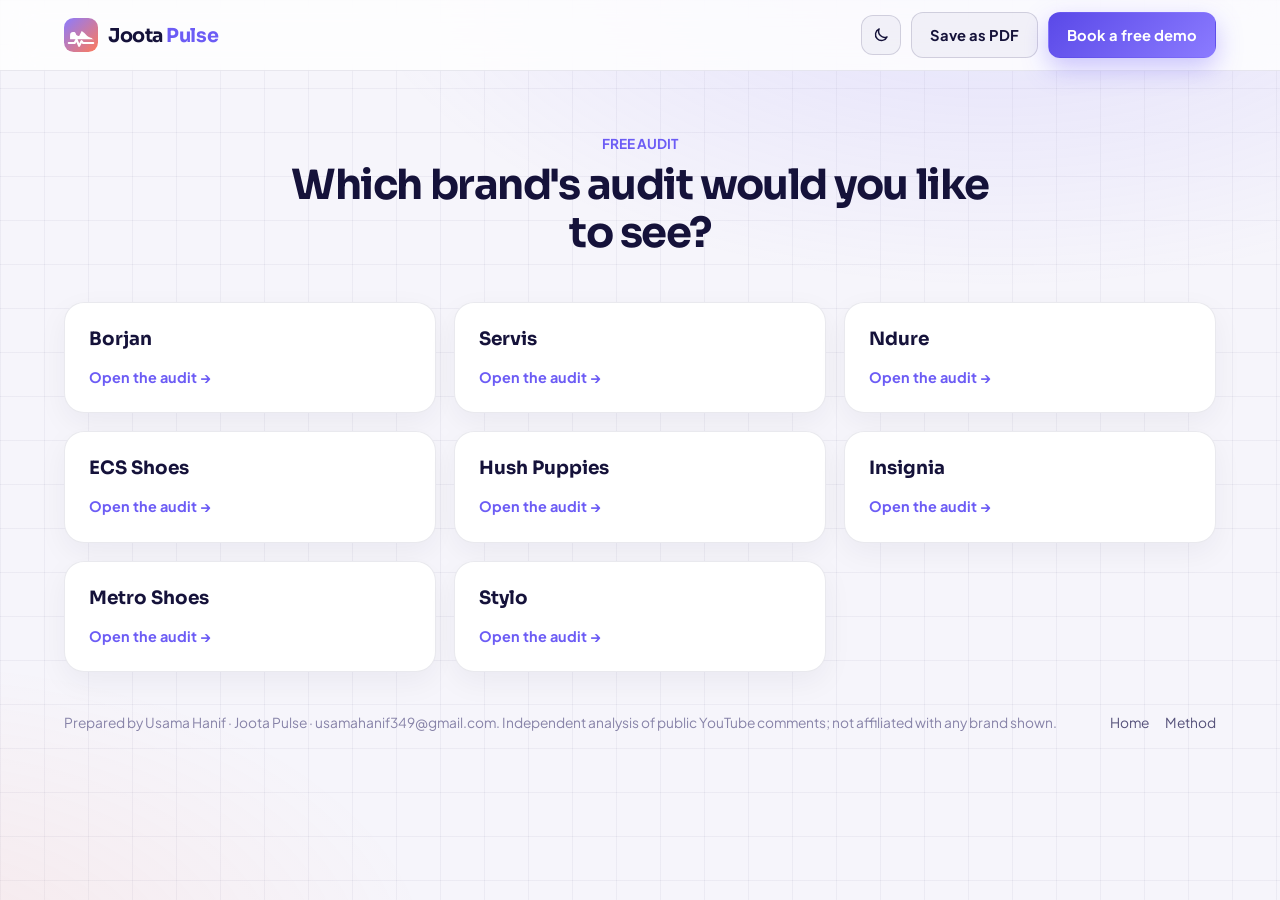
<file: web/audit.html>
<!doctype html>
<html lang="en" data-theme="dark">
<head>
<meta charset="utf-8">
<meta name="viewport" content="width=device-width, initial-scale=1">
<title>YouTube audience audit · Joota Pulse</title>
<meta name="description" content="A free YouTube audience audit for a Pakistani footwear brand: the buyers waiting for a reply, how the brand compares and what to do this week.">
<meta property="og:title" content="Your free YouTube audience audit · Joota Pulse">
<meta property="og:description" content="The buyers asking about your shoes on YouTube, how you compare with every other brand we track, and 3 things to do this week.">
<meta property="og:image" content="https://joota-pulse.vercel.app/og.jpg">
<meta property="og:image:width" content="2400">
<meta property="og:image:height" content="1254">
<meta property="og:type" content="website">
<meta property="og:site_name" content="Joota Pulse">
<meta name="twitter:card" content="summary_large_image">
<meta name="theme-color" content="#0B0A1A">
<link rel="icon" href="data:image/svg+xml,%3Csvg xmlns='http://www.w3.org/2000/svg' viewBox='0 0 64 64'%3E%3Cdefs%3E%3ClinearGradient id='g' x1='0' y1='0' x2='1' y2='1'%3E%3Cstop offset='0' stop-color='%238B7BFF'/%3E%3Cstop offset='1' stop-color='%23FF7A59'/%3E%3C/linearGradient%3E%3C/defs%3E%3Crect width='64' height='64' rx='18' fill='url%28%23g%29'/%3E%3Cg transform='translate%286 7%29 scale%282.17%29'%3E%3Cpath d='M2.5 15.3v-3.8c0-1.4 1.1-2.5 2.5-2.5h.7c.9 0 1.6.6 1.8 1.4.3 1.1 1.3 1.9 2.5 1.9h.4L12.6 8l2.3 1.8 2.5 2.6c.8.8 1.9 1.3 3 1.5 1.3.2 2.1 1.3 2.1 2.6v-1.2z' fill='white'/%3E%3C/g%3E%3Cpath d='M9 47h11l3.5-6.5 5 12 4.5-9 2.5 3.5H55' fill='none' stroke='white' stroke-width='4' stroke-linecap='round' stroke-linejoin='round'/%3E%3C/svg%3E">
<script>try{var t=JSON.parse(localStorage.getItem("jp_theme"));if(t)document.documentElement.setAttribute("data-theme",t);else if(matchMedia("(prefers-color-scheme: light)").matches)document.documentElement.setAttribute("data-theme","light")}catch(e){}</script>
<link rel="preconnect" href="https://fonts.googleapis.com">
<link rel="preconnect" href="https://fonts.gstatic.com" crossorigin>
<link href="https://fonts.googleapis.com/css2?family=Sora:wght@500;600;700;800&family=Plus+Jakarta+Sans:wght@400;500;600;700&display=swap" rel="stylesheet">
<link rel="stylesheet" href="styles.css">
</head>
<body class="audit-page">
<svg width="0" height="0" style="position:absolute" aria-hidden="true"><defs><linearGradient id="lg" x1="0" y1="0" x2="1" y2="1"><stop offset="0" stop-color="#8B7BFF"/><stop offset="1" stop-color="#FF7A59"/></linearGradient></defs></svg>
<header class="lp-nav">
  <div class="lp">
    <a class="logo" href="./" aria-label="Joota Pulse home">
      <svg viewBox="0 0 64 64" aria-hidden="true"><rect width="64" height="64" rx="18" fill="url(#lg)"/><g transform="translate(6 7) scale(2.17)"><path d="M2.5 15.3v-3.8c0-1.4 1.1-2.5 2.5-2.5h.7c.9 0 1.6.6 1.8 1.4.3 1.1 1.3 1.9 2.5 1.9h.4L12.6 8l2.3 1.8 2.5 2.6c.8.8 1.9 1.3 3 1.5 1.3.2 2.1 1.3 2.1 2.6v-1.2z" fill="#fff"/></g><path d="M9 47h11l3.5-6.5 5 12 4.5-9 2.5 3.5H55" fill="none" stroke="#fff" stroke-width="4" stroke-linecap="round" stroke-linejoin="round"/></svg>
      <span>Joota<b>Pulse</b></span>
    </a>
    <div class="right">
      <button class="icon-btn no-print" id="theme" type="button" aria-label="Switch theme"></button>
      <button class="btn ghost no-print hide-sm" id="print" type="button">Save as PDF</button>
      <a class="btn primary no-print" data-audit href="#">Book a free demo</a>
    </div>
  </div>
</header>
<main id="audit" class="lp"><div class="skel" style="height:420px;margin-top:40px"></div></main>
<footer class="lp-foot"><div class="lp">
  <span>Prepared by Usama Hanif · Joota Pulse · usamahanif349@gmail.com. Independent analysis of public YouTube comments; not affiliated with any brand shown.</span>
  <span><a href="./">Home</a><a href="app.html#how">Method</a></span>
</div></footer>
<script src="audit.js"></script>
</body>
</html>
</file>
<file: web/styles.css>
/* Joota Pulse design system: shared by the landing page (index.html) and the app (app.html). */
:root {
  --bg: #0D0B1F;
  --bg-glow-1: rgba(123, 108, 255, .20);
  --bg-glow-2: rgba(255, 122, 89, .10);
  --grid: rgba(255, 255, 255, .035);
  --panel: #16143A;
  --panel-2: #1E1B48;
  --s1: rgba(255, 255, 255, .035);
  --s2: rgba(255, 255, 255, .06);
  --s3: rgba(255, 255, 255, .1);
  --line: rgba(255, 255, 255, .08);
  --line-2: rgba(255, 255, 255, .14);
  --text: #F4F2FF;
  --muted: #ABA6D1;
  --dim: #7C77A6;
  --violet: #8B7BFF;
  --violet-2: #6C5CF5;
  --violet-soft: rgba(139, 123, 255, .16);
  --coral: #FF8A5B;
  --coral-soft: rgba(255, 138, 91, .15);
  --mint: #3DD9A4;
  --mint-soft: rgba(61, 217, 164, .14);
  --rose: #FF5C7A;
  --rose-soft: rgba(255, 92, 122, .15);
  --gold: #FFC75A;
  --gold-soft: rgba(255, 199, 90, .14);
  --shadow: 0 24px 60px rgba(8, 4, 40, .45);
  --side: rgba(13, 11, 31, .72);
  --r-xl: 28px; --r-lg: 20px; --r-md: 14px;
  --display: "Sora", "Segoe UI", sans-serif;
  --body: "Plus Jakarta Sans", "Segoe UI", sans-serif;
  color-scheme: dark;
}
:root[data-theme="light"] {
  --bg: #F6F5FB;
  --bg-glow-1: rgba(123, 108, 255, .16);
  --bg-glow-2: rgba(255, 122, 89, .10);
  --grid: rgba(20, 16, 70, .045);
  --panel: #FFFFFF;
  --panel-2: #FFFFFF;
  --s1: #FFFFFF;
  --s2: rgba(20, 16, 70, .04);
  --s3: rgba(20, 16, 70, .07);
  --line: rgba(20, 16, 70, .09);
  --line-2: rgba(20, 16, 70, .15);
  --text: #15123A;
  --muted: #55517A;
  --dim: #8783A8;
  --violet: #6C5CF5;
  --violet-2: #5A49E8;
  --violet-soft: rgba(108, 92, 245, .1);
  --coral: #E8602F;
  --coral-soft: rgba(232, 96, 47, .1);
  --mint: #0E9F6E;
  --mint-soft: rgba(14, 159, 110, .1);
  --rose: #D92D50;
  --rose-soft: rgba(217, 45, 80, .09);
  --gold: #B7791F;
  --gold-soft: rgba(183, 121, 31, .1);
  --shadow: 0 18px 50px rgba(40, 30, 120, .12);
  --side: rgba(255, 255, 255, .8);
  color-scheme: light;
}
* { box-sizing: border-box; margin: 0; padding: 0; }
html { scroll-behavior: smooth; }
html, body { overflow-x: clip; }
[hidden] { display: none !important; }
body { background: var(--bg); color: var(--text); font: 400 15px/1.55 var(--body); -webkit-font-smoothing: antialiased; min-height: 100vh; position: relative; }
body::before { content: ""; position: fixed; inset: 0; z-index: -1; pointer-events: none;
  background: radial-gradient(1100px 600px at 78% -8%, var(--bg-glow-1), transparent 60%),
              radial-gradient(900px 520px at -8% 108%, var(--bg-glow-2), transparent 60%),
              linear-gradient(var(--grid) 1px, transparent 1px) 0 0 / 44px 44px,
              linear-gradient(90deg, var(--grid) 1px, transparent 1px) 0 0 / 44px 44px; }
a { color: inherit; }
button, input, select { font: inherit; color: inherit; }
:focus-visible { outline: 2px solid var(--violet); outline-offset: 3px; border-radius: 8px; }
.sr { position: absolute; width: 1px; height: 1px; overflow: hidden; clip: rect(0 0 0 0); }
@media (prefers-reduced-motion: reduce) { *, *::before, *::after { animation: none !important; transition: none !important; } html { scroll-behavior: auto; } }

/* ---------- shared pieces ---------- */
.logo { display: inline-flex; align-items: center; gap: 10px; text-decoration: none; }
.logo svg { width: 34px; height: 34px; flex: none; }
.logo span { font: 700 1.2rem var(--display); letter-spacing: -.02em; }
.logo b { color: var(--violet); font-weight: 700; margin-left: 3px; }
.btn { display: inline-flex; align-items: center; justify-content: center; gap: 8px; border-radius: 12px; padding: 11px 18px; font-weight: 700;
  font-size: .92rem; text-decoration: none; cursor: pointer; border: 1px solid transparent; transition: transform .15s, box-shadow .15s, background .15s; white-space: nowrap; }
.btn:hover { transform: translateY(-1px); }
.btn.primary { background: linear-gradient(135deg, var(--violet-2), #8B7BFF); color: #fff; box-shadow: 0 10px 26px rgba(108, 92, 245, .35); }
.btn.coral { background: linear-gradient(135deg, #FF6F4A, #FFA474); color: #1A0F08; box-shadow: 0 10px 26px rgba(255, 122, 89, .3); }
.btn.ghost { background: var(--s2); border-color: var(--line-2); color: var(--text); }
.btn.sm { padding: 7px 12px; font-size: .82rem; border-radius: 10px; }
.btn.lg { padding: 15px 24px; font-size: 1rem; border-radius: 14px; }
.icon-btn { width: 40px; height: 40px; border-radius: 12px; display: grid; place-items: center; background: var(--s2); border: 1px solid var(--line-2); cursor: pointer; }
.icon-btn svg { width: 18px; height: 18px; }
.tag { display: inline-flex; align-items: center; gap: 5px; font-size: .72rem; font-weight: 700; padding: 3px 9px; border-radius: 999px; white-space: nowrap; }
.tag.hot { background: var(--coral-soft); color: var(--coral); }
.tag.bad { background: var(--rose-soft); color: var(--rose); }
.tag.warm { background: var(--gold-soft); color: var(--gold); }
.tag.cool { background: var(--violet-soft); color: var(--violet); }
.tag.ok { background: var(--mint-soft); color: var(--mint); }
.tag.grey { background: var(--s3); color: var(--muted); }
.tag.new { background: linear-gradient(135deg, #FF6F4A, #FFA474); color: #1A0F08; }
.av { width: 38px; height: 38px; border-radius: 12px; display: grid; place-items: center; font: 700 .85rem var(--display); color: #fff; flex: none; }
.av.round { border-radius: 50%; }
.note { color: var(--dim); font-size: .84rem; }
.fade { animation: fade .35s ease-out; }
@keyframes fade { from { opacity: 0; transform: translateY(6px); } }
.live-dot { width: 8px; height: 8px; border-radius: 50%; background: var(--mint); animation: ping 2s infinite; flex: none; }
@keyframes ping { 0% { box-shadow: 0 0 0 0 rgba(61, 217, 164, .55); } 70% { box-shadow: 0 0 0 8px rgba(61, 217, 164, 0); } 100% { box-shadow: 0 0 0 0 rgba(61, 217, 164, 0); } }
.toast { position: fixed; left: 50%; bottom: 26px; transform: translate(-50%, 30px); opacity: 0; background: var(--text); color: var(--bg);
  font-weight: 700; padding: 10px 18px; border-radius: 12px; transition: all .25s; pointer-events: none; z-index: 60; }
.toast.on { opacity: 1; transform: translate(-50%, 0); }

/* =================================================================== APP */
.shell { display: grid; grid-template-columns: 252px 1fr; min-height: 100vh; }
.side { position: sticky; top: 0; height: 100vh; padding: 22px 16px; display: flex; flex-direction: column; gap: 24px;
  background: var(--side); border-right: 1px solid var(--line); backdrop-filter: blur(16px); }
.side .logo { padding: 4px 8px; }
#nav { display: flex; flex-direction: column; gap: 2px; }
#nav .grp { color: var(--dim); font-size: .74rem; font-weight: 600; padding: 14px 12px 6px; }
#nav a { display: flex; align-items: center; gap: 12px; padding: 10px 12px; border-radius: 12px; color: var(--muted);
  text-decoration: none; font-weight: 600; font-size: .93rem; transition: background .15s, color .15s; }
#nav a svg { width: 19px; height: 19px; flex: none; }
#nav a:hover { background: var(--s2); color: var(--text); }
#nav a.on { background: linear-gradient(90deg, var(--violet-soft), transparent); color: var(--text); box-shadow: inset 2px 0 0 var(--violet); }
#nav a .cnt { margin-left: auto; background: var(--coral); color: #1A0F08; font-size: .72rem; font-weight: 800; padding: 1px 8px; border-radius: 999px; }
.side-foot { margin-top: auto; padding: 14px; border: 1px solid var(--line); border-radius: var(--r-md); background: var(--s1); }
.src { display: flex; align-items: center; gap: 8px; font-weight: 700; font-size: .86rem; }
.src-sub { color: var(--dim); font-size: .78rem; margin-top: 4px; }
.side-foot a { display: block; margin-top: 10px; font-size: .8rem; color: var(--violet); text-decoration: none; font-weight: 600; }

.main { min-width: 0; }
.topbar { position: sticky; top: 0; z-index: 30; display: flex; justify-content: space-between; align-items: center; gap: 12px;
  padding: 14px 32px; background: var(--side); backdrop-filter: blur(16px); border-bottom: 1px solid var(--line); }
.top-left { display: flex; align-items: center; gap: 10px; min-width: 0; }
.top-logo { display: none; }
.ws { display: flex; align-items: center; gap: 10px; background: var(--panel); border: 1px solid var(--line-2); border-radius: 999px; padding: 5px 8px 5px 6px; min-width: 0; }
.ws-av { width: 28px; height: 28px; border-radius: 50%; display: grid; place-items: center; font: 700 .8rem var(--display);
  background: linear-gradient(135deg, var(--violet), var(--coral)); color: #fff; flex: none; }
.ws select { background: transparent; border: 0; font-weight: 700; padding-right: 4px; cursor: pointer; min-width: 0; max-width: 260px; }
.ws select option { background: var(--panel); color: var(--text); }
.top-actions { display: flex; gap: 10px; align-items: center; }
.assume { position: absolute; right: 32px; top: 66px; width: 300px; background: var(--panel-2); border: 1px solid var(--line-2);
  border-radius: var(--r-md); padding: 16px; display: grid; gap: 12px; box-shadow: var(--shadow); }
.assume[hidden] { display: none; }
.assume label { display: grid; gap: 6px; font-size: .82rem; color: var(--muted); font-weight: 600; }
.assume input { background: var(--bg); border: 1px solid var(--line-2); border-radius: 10px; padding: 8px 10px; }
.assume p { color: var(--dim); font-size: .78rem; }

#view { padding: 28px 32px 70px; max-width: 1340px; outline: none; }
.page-h { display: flex; justify-content: space-between; align-items: flex-end; gap: 16px; flex-wrap: wrap; margin-bottom: 22px; }
.page-h h1 { font: 700 2rem/1.15 var(--display); letter-spacing: -.03em; }
.page-h p { color: var(--muted); margin-top: 6px; max-width: 64ch; }

.grid { display: grid; grid-template-columns: repeat(12, minmax(0, 1fr)); gap: 18px; }
.s12 { grid-column: span 12; } .s8 { grid-column: span 8; } .s7 { grid-column: span 7; } .s6 { grid-column: span 6; }
.s5 { grid-column: span 5; } .s4 { grid-column: span 4; } .s3 { grid-column: span 3; }
.panel { background: var(--s1); border: 1px solid var(--line); border-radius: var(--r-lg); padding: 22px; min-width: 0; box-shadow: var(--shadow-sm, none); }
:root[data-theme="light"] .panel, :root[data-theme="light"] .stat, :root[data-theme="light"] .tile, :root[data-theme="light"] .camp-card { box-shadow: 0 1px 2px rgba(20, 16, 70, .05); }
.panel-h { display: flex; justify-content: space-between; align-items: center; gap: 12px; margin-bottom: 16px; }
.panel-h h2 { font: 600 1.05rem var(--display); letter-spacing: -.01em; }
.panel-h span, .panel-h a.more { color: var(--dim); font-size: .83rem; text-decoration: none; }
.panel-h a.more:hover { color: var(--text); }

/* hero (always dark: it's the product's signature card) */
.hero { position: relative; overflow: hidden; border-radius: var(--r-xl); padding: 34px 36px 28px; color: #F4F2FF;
  background: radial-gradient(600px 300px at 92% 0%, rgba(255, 122, 89, .32), transparent 70%),
              radial-gradient(700px 380px at 0% 100%, rgba(108, 92, 245, .55), transparent 70%), #1A1646;
  border: 1px solid rgba(139, 123, 255, .35); box-shadow: 0 30px 80px rgba(16, 10, 60, .45); }
.hero .kicker { display: inline-flex; align-items: center; gap: 8px; font-weight: 700; font-size: .85rem; color: #FFD3C2;
  background: rgba(255, 122, 89, .14); border: 1px solid rgba(255, 122, 89, .35); padding: 5px 12px; border-radius: 999px; }
.hero .money { font: 800 clamp(3rem, 7vw, 5.4rem)/1 var(--display); letter-spacing: -.045em; margin-top: 18px;
  background: linear-gradient(92deg, #FFFFFF 0%, #FFD9CB 45%, #FF8A5B 100%); -webkit-background-clip: text; background-clip: text; color: transparent; }
.hero .line { font: 600 1.25rem/1.4 var(--display); margin-top: 10px; max-width: 34ch; letter-spacing: -.01em; }
.hero .line b { color: #FF9C75; }
.hero .sub { color: #C9C4EE; margin-top: 8px; font-size: .92rem; }
.hero .cta { display: flex; gap: 10px; margin-top: 22px; flex-wrap: wrap; }
.hero .btn.ghost { background: rgba(255, 255, 255, .08); border-color: rgba(255, 255, 255, .18); color: #fff; }
.hero .trend { display: flex; align-items: center; gap: 12px; margin-top: 12px; color: #C9C4EE; font-size: .9rem; }
.hero .trend b { color: #fff; }
.spark { width: 120px; height: 32px; flex: none; }
.pulse { position: absolute; left: 40%; right: 0; top: 70px; height: 110px; pointer-events: none; opacity: .35; }
.pulse path { fill: none; stroke: url(#pg); stroke-width: 2.5; stroke-dasharray: 1400; stroke-dashoffset: 1400; animation: draw 3.2s ease-out .3s forwards; }
@keyframes draw { to { stroke-dashoffset: 0; } }
.ticker { position: relative; overflow: hidden; margin-top: 24px; border-top: 1px solid rgba(255, 255, 255, .1); padding-top: 16px;
  mask-image: linear-gradient(90deg, transparent, #000 8%, #000 92%, transparent); }
.ticker .track { display: flex; gap: 10px; width: max-content; animation: scroll 60s linear infinite; }
.ticker:hover .track { animation-play-state: paused; }
@keyframes scroll { to { transform: translateX(-50%); } }
.bubble { display: inline-flex; align-items: center; gap: 8px; white-space: nowrap; background: rgba(255, 255, 255, .07);
  border: 1px solid rgba(255, 255, 255, .12); border-radius: 14px 14px 14px 4px; padding: 7px 12px; font-size: .86rem; }
.bubble i { font-style: normal; font-size: .72rem; font-weight: 700; color: #FFD3C2; }

.side-stats { display: grid; gap: 14px; align-content: start; }
.stat { border-radius: var(--r-lg); padding: 20px 22px; border: 1px solid var(--line); background: var(--s1); position: relative; overflow: hidden; }
.stat .l { color: var(--muted); font-size: .84rem; font-weight: 600; display: flex; align-items: center; gap: 6px; }
.stat .v { font: 700 2.1rem/1.1 var(--display); letter-spacing: -.035em; margin-top: 6px; }
.stat .v small { font: 600 .9rem var(--body); color: var(--dim); letter-spacing: 0; }
.stat .n { color: var(--dim); font-size: .82rem; margin-top: 4px; }
.stat.bad .v { color: var(--rose); }
.stat.good .v { color: var(--mint); }
.stat .ring { position: absolute; right: 18px; top: 18px; width: 58px; height: 58px; }
.info { width: 18px; height: 18px; border-radius: 50%; display: inline-grid; place-items: center; font: 700 .7rem var(--body); color: var(--dim);
  border: 1px solid var(--line-2); cursor: help; text-decoration: none; }

.gauge { display: flex; align-items: center; gap: 18px; }
.gauge svg { width: 96px; height: 96px; flex: none; }
.gauge .score { font: 800 2.4rem/1 var(--display); letter-spacing: -.04em; }
.gauge .score small { font: 600 .9rem var(--body); color: var(--dim); }

/* lists */
.msg { display: grid; grid-template-columns: 38px 1fr auto; gap: 12px; padding: 13px 0; border-bottom: 1px solid var(--line); align-items: start; }
.msg:last-child { border-bottom: 0; }
.msg .meta { display: flex; gap: 8px; align-items: center; flex-wrap: wrap; font-size: .78rem; color: var(--dim); }
.msg .meta b { color: var(--text); }
.msg .txt { margin-top: 4px; font-size: .95rem; }
.msg .rep { margin-top: 8px; font-size: .84rem; color: var(--muted); background: var(--violet-soft); border: 1px solid var(--line);
  border-radius: 12px 12px 4px 12px; padding: 8px 11px; }
.msg .rep b { color: var(--violet); }
.alert { display: flex; gap: 12px; align-items: flex-start; padding: 12px 14px; border-radius: 14px; background: var(--s2); border: 1px solid var(--line);
  margin-bottom: 10px; text-decoration: none; transition: border-color .15s, transform .15s; }
.alert:hover { border-color: var(--line-2); transform: translateX(2px); }
.alert:last-child { margin-bottom: 0; }
.alert .ic { width: 34px; height: 34px; border-radius: 10px; display: grid; place-items: center; font-size: 1rem; flex: none; }
.alert .ic.hot { background: var(--coral-soft); } .alert .ic.bad { background: var(--rose-soft); }
.alert .ic.cool { background: var(--violet-soft); } .alert .ic.warm { background: var(--gold-soft); }
.alert p { font-size: .9rem; }
.alert span { display: block; font-size: .76rem; color: var(--dim); margin-top: 2px; }

.hbar { margin: 12px 0; }
.hbar .row { display: flex; justify-content: space-between; font-size: .9rem; font-weight: 600; gap: 10px; }
.hbar .row span { color: var(--muted); font-variant-numeric: tabular-nums; }
.hbar .track { height: 8px; border-radius: 99px; background: var(--s3); margin-top: 7px; overflow: hidden; }
.hbar .fill { height: 100%; border-radius: 99px; background: linear-gradient(90deg, var(--violet-2), #9E8FFF); transform-origin: left; animation: grow .9s cubic-bezier(.2, .8, .2, 1); }
.hbar .fill.hot { background: linear-gradient(90deg, #FF6A45, #FFB07A); }
@keyframes grow { from { transform: scaleX(0); } }
.lead { display: grid; grid-template-columns: 24px 38px 1fr auto; gap: 12px; align-items: center; padding: 11px 0; border-bottom: 1px solid var(--line); }
.lead:last-child { border-bottom: 0; }
.lead .rk { font: 700 .9rem var(--display); color: var(--dim); }
.lead .rk.top { color: var(--gold); }
.lead a { font-weight: 700; text-decoration: none; }
.lead a:hover { text-decoration: underline; }
.lead .sub { font-size: .78rem; color: var(--dim); }
.lead .n { text-align: right; font: 700 1.15rem var(--display); }
.lead .n small { display: block; font: 500 .72rem var(--body); color: var(--dim); }
.kv { display: flex; justify-content: space-between; gap: 12px; padding: 10px 0; border-bottom: 1px solid var(--line); font-size: .92rem; }
.kv:last-child { border-bottom: 0; }
.kv b { font-family: var(--display); }

/* campaigns */
.camp-card { background: var(--s1); border: 1px solid var(--line); border-radius: var(--r-lg); padding: 22px; transition: border-color .15s, transform .15s; }
.camp-card:hover { border-color: var(--line-2); transform: translateY(-2px); }
.camp { border: 1px solid var(--line); border-radius: var(--r-md); padding: 16px 18px; margin-bottom: 12px; background: var(--s2); }
.camp:last-child { margin-bottom: 0; }
.tags { display: flex; gap: 6px; flex-wrap: wrap; }
.camp h3, .camp-card h3 { font: 600 1.08rem var(--display); margin-top: 10px; letter-spacing: -.01em; }
.camp p, .camp-card p { color: var(--muted); font-size: .9rem; margin-top: 4px; }
.why { color: var(--dim); font-size: .84rem; margin-top: 8px; }
.copy { margin-top: 14px; display: grid; gap: 8px; }
.copy .c { display: flex; gap: 10px; align-items: flex-start; background: var(--violet-soft); border: 1px solid var(--line); border-radius: 12px; padding: 10px 12px; font-size: .9rem; }
.copy .c div { flex: 1; }
.copy .c small { display: block; color: var(--dim); font-size: .72rem; font-weight: 700; margin-bottom: 2px; }

/* customers */
.tiles { display: grid; grid-template-columns: repeat(3, minmax(0, 1fr)); gap: 16px; }
.tile { text-align: left; border: 1px solid var(--line); border-radius: var(--r-lg); padding: 20px; cursor: pointer; background: var(--s1);
  transition: transform .15s, border-color .15s, box-shadow .15s; }
.tile:hover, .tile.on { transform: translateY(-2px); border-color: var(--violet); }
.tile.on { box-shadow: 0 0 0 1px var(--violet), var(--shadow); }
.tile .h { display: flex; justify-content: space-between; align-items: center; }
.tile .e { font-size: 1.6rem; }
.tile .nm { font-weight: 700; margin-top: 12px; }
.tile .big { font: 700 2rem/1.1 var(--display); letter-spacing: -.035em; margin-top: 2px; }
.tile .big small { font: 500 .85rem var(--body); color: var(--dim); letter-spacing: 0; }
.tile .q { color: var(--muted); font-size: .88rem; font-style: italic; margin-top: 10px; min-height: 2.8em; }
.tile .do { font-size: .86rem; margin-top: 12px; padding-top: 12px; border-top: 1px solid var(--line); color: var(--muted); }
.tile .do b { color: var(--violet); }
.cmt { background: var(--s2); border: 1px solid var(--line-2); border-radius: 16px 16px 16px 4px; padding: 14px 16px; font-size: 1rem; }
.cmt small { display: block; color: var(--dim); font-size: .78rem; margin-bottom: 6px; }

/* inbox */
.chips { display: flex; gap: 8px; flex-wrap: wrap; }
.chip { border: 1px solid var(--line-2); background: var(--s1); border-radius: 999px; padding: 7px 14px; font-weight: 600; font-size: .84rem; cursor: pointer; color: var(--muted); }
.chip.on { background: var(--text); color: var(--bg); border-color: var(--text); }
.chip em { font-style: normal; opacity: .7; margin-left: 4px; }
.inbox { display: grid; grid-template-columns: minmax(0, 1.25fr) minmax(0, 1fr); gap: 18px; margin-top: 18px; }
.ilist { max-height: 640px; overflow: auto; padding-right: 4px; }
.ilist::-webkit-scrollbar { width: 8px; } .ilist::-webkit-scrollbar-thumb { background: var(--line-2); border-radius: 8px; }
.irow { width: 100%; text-align: left; display: grid; grid-template-columns: 38px 1fr; gap: 12px; padding: 13px 12px; border-radius: 14px; border: 1px solid transparent; background: transparent; cursor: pointer; }
.irow:hover { background: var(--s2); }
.irow.on { background: var(--violet-soft); border-color: var(--violet); }
.irow .top { display: flex; justify-content: space-between; gap: 8px; font-size: .78rem; color: var(--dim); }
.irow .top b { color: var(--text); font-size: .86rem; }
.irow .t { margin-top: 3px; font-size: .92rem; display: -webkit-box; -webkit-line-clamp: 2; -webkit-box-orient: vertical; overflow: hidden; }
.irow .tags { margin-top: 6px; }
.search { width: 100%; background: var(--s2); border: 1px solid var(--line-2); border-radius: 12px; padding: 10px 14px; margin-bottom: 10px; }
.reply-pane { position: sticky; top: 92px; align-self: start; }
.suggest { margin-top: 14px; background: linear-gradient(135deg, rgba(108, 92, 245, .3), rgba(139, 123, 255, .14)); border: 1px solid rgba(139, 123, 255, .45);
  border-radius: 16px 16px 4px 16px; padding: 16px 18px; font-size: 1rem; line-height: 1.6; }
.suggest small { display: block; color: var(--violet); font-size: .75rem; font-weight: 700; margin-bottom: 6px; }
.seg { display: inline-flex; border: 1px solid var(--line-2); border-radius: 12px; padding: 3px; background: var(--s1); }
.seg button { border: 0; background: transparent; padding: 6px 12px; border-radius: 9px; font-weight: 600; font-size: .84rem; color: var(--muted); cursor: pointer; }
.seg button.on { background: var(--violet-2); color: #fff; }
.field { display: grid; gap: 6px; font-size: .8rem; color: var(--muted); font-weight: 600; margin-top: 14px; }
.field input { background: var(--s2); border: 1px solid var(--line-2); border-radius: 10px; padding: 9px 12px; font-weight: 500; }
.row-btns { display: flex; gap: 10px; margin-top: 16px; flex-wrap: wrap; }

/* content */
.big3 { display: grid; grid-template-columns: repeat(3, minmax(0, 1fr)); gap: 16px; margin-bottom: 18px; }
.big3 .stat .v { font-size: 2.5rem; color: var(--violet); }
.big3 .stat .n { color: var(--muted); font-size: .9rem; }
.pc { border: 1px solid var(--line); border-radius: var(--r-md); padding: 14px 16px; margin-bottom: 10px; background: var(--s2); }
.pc:last-child { margin-bottom: 0; }
.pc .t { font-weight: 700; display: flex; gap: 8px; align-items: center; flex-wrap: wrap; }
.pc .m { display: flex; gap: 22px; margin-top: 10px; flex-wrap: wrap; }
.pc .m div { font-size: .78rem; color: var(--dim); }
.pc .m b { display: block; font: 700 1.15rem var(--display); color: var(--text); }
.pc a { text-decoration: none; font-weight: 700; }
.pc a:hover { text-decoration: underline; }
.pc .s { color: var(--dim); font-size: .82rem; margin-top: 2px; }
.pc .w { color: var(--mint); font-size: .84rem; margin-top: 6px; font-weight: 600; }

/* table */
.tbl { width: 100%; border-collapse: collapse; font-size: .9rem; }
.tbl th { text-align: left; color: var(--dim); font-weight: 600; font-size: .78rem; padding: 10px 12px; border-bottom: 1px solid var(--line); white-space: nowrap; }
.tbl td { padding: 12px; border-bottom: 1px solid var(--line); font-variant-numeric: tabular-nums; }
.tbl tr.me td { background: var(--violet-soft); font-weight: 700; }
.tbl tr.me td:first-child { box-shadow: inset 3px 0 0 var(--violet); }
.meter { display: inline-block; width: 60px; height: 6px; border-radius: 9px; background: var(--s3); vertical-align: middle; margin-left: 8px; overflow: hidden; }
.meter i { display: block; height: 100%; background: var(--violet); border-radius: 9px; }
.score-pill { display: inline-grid; place-items: center; min-width: 42px; padding: 3px 8px; border-radius: 10px; font: 700 .88rem var(--display); }
.scroll-x { overflow-x: auto; }
.chart-box { position: relative; height: 340px; }

/* brand chooser */
.choose { max-width: 1100px; margin: 0 auto; }
.choose h1 { font: 700 2.2rem/1.15 var(--display); letter-spacing: -.03em; text-align: center; }
.choose > p { color: var(--muted); text-align: center; margin: 8px auto 28px; max-width: 56ch; }
.brands { display: grid; grid-template-columns: repeat(3, minmax(0, 1fr)); gap: 16px; }
.bcard { text-align: left; border: 1px solid var(--line); background: var(--s1); border-radius: var(--r-lg); padding: 20px; cursor: pointer;
  transition: transform .15s, border-color .15s, box-shadow .15s; }
.bcard:hover { transform: translateY(-3px); border-color: var(--violet); box-shadow: var(--shadow); }
.bcard .h { display: flex; align-items: center; gap: 12px; }
.bcard .nm { font: 700 1.1rem var(--display); }
.bcard .sub { font-size: .8rem; color: var(--dim); }
.bcard .row { display: flex; gap: 22px; margin-top: 16px; }
.bcard .row div { font-size: .76rem; color: var(--dim); }
.bcard .row b { display: block; font: 700 1.3rem var(--display); color: var(--text); }
.bcard.agency { grid-column: span 3; background: linear-gradient(120deg, var(--violet-soft), var(--coral-soft)); border-color: var(--line-2); }
.bcard .tag { margin-left: auto; }

/* digest (email preview) */
.mail { max-width: 720px; margin: 0 auto; border: 1px solid var(--line-2); border-radius: 18px; overflow: hidden; background: var(--panel); box-shadow: var(--shadow); }
.mail .bar { display: flex; gap: 6px; padding: 12px 16px; background: var(--s2); border-bottom: 1px solid var(--line); }
.mail .bar i { width: 10px; height: 10px; border-radius: 50%; background: var(--s3); display: block; }
.mail .hd { padding: 18px 24px; border-bottom: 1px solid var(--line); font-size: .88rem; color: var(--muted); display: grid; gap: 4px; }
.mail .hd b { color: var(--text); }
.mail .bd { padding: 26px 28px 30px; }
.mail .bd h2 { font: 700 1.5rem/1.25 var(--display); letter-spacing: -.02em; }
.mail .bd h3 { font: 600 1rem var(--display); margin: 22px 0 10px; }
.mail .kpis { display: grid; grid-template-columns: repeat(3, 1fr); gap: 12px; margin-top: 18px; }
.mail .kpi { border: 1px solid var(--line); border-radius: 12px; padding: 12px 14px; background: var(--s2); }
.mail .kpi b { display: block; font: 700 1.4rem var(--display); }
.mail .kpi span { font-size: .78rem; color: var(--dim); }

/* report sheet (always white) */
.sheet { background: #fff; color: #14142B; border-radius: 18px; max-width: 820px; margin: 0 auto; overflow: hidden; box-shadow: var(--shadow); }
.sheet .hd { background: linear-gradient(120deg, #5B4BDB, #8B5CF6 60%, #FF7A59); color: #fff; padding: 26px 32px; }
.sheet .hd small { font-weight: 700; opacity: .85; }
.sheet .hd h2 { font: 700 1.7rem var(--display); margin-top: 6px; letter-spacing: -.02em; }
.sheet .hd p { opacity: .85; font-size: .88rem; margin-top: 4px; }
.sheet .bd { padding: 26px 32px 30px; }
.sheet .k4 { display: grid; grid-template-columns: repeat(4, 1fr); gap: 12px; }
.sheet .k { border: 1px solid #ECECF3; border-radius: 12px; padding: 12px 14px; }
.sheet .k .l { font-size: .74rem; color: #6E6E85; font-weight: 600; }
.sheet .k .v { font: 700 1.35rem var(--display); margin-top: 4px; }
.sheet .k:first-child .v { color: #E8572F; }
.sheet .k .n { font-size: .72rem; color: #6E6E85; margin-top: 2px; }
.sheet h3 { font: 700 1.05rem var(--display); margin: 22px 0 10px; padding-bottom: 6px; border-bottom: 1px solid #ECECF3; }
.sheet .act { display: grid; grid-template-columns: 26px 1fr; gap: 10px; margin-bottom: 10px; }
.sheet .act i { width: 24px; height: 24px; border-radius: 8px; background: #EEEBFF; color: #5B4BDB; font: 700 .8rem var(--display); display: grid; place-items: center; font-style: normal; }
.sheet .act b { display: block; }
.sheet .act span { color: #6E6E85; font-size: .86rem; }
.sheet .two { display: grid; grid-template-columns: 1fr 1fr; gap: 24px; }
.sheet .li { display: flex; justify-content: space-between; gap: 10px; padding: 6px 0; border-bottom: 1px solid #F3F3F8; font-size: .9rem; }
.sheet .li b { color: #5B4BDB; }
.sheet .ft { color: #8A8AA0; font-size: .74rem; margin-top: 22px; border-top: 1px solid #ECECF3; padding-top: 10px; }

/* how */
.steps { counter-reset: s; display: grid; gap: 12px; }
.step { display: grid; grid-template-columns: 36px 1fr; gap: 14px; align-items: start; }
.step::before { counter-increment: s; content: counter(s); width: 32px; height: 32px; border-radius: 10px; display: grid; place-items: center;
  background: var(--violet-soft); color: var(--violet); font: 700 .9rem var(--display); }
.step b { display: block; }
.step span { color: var(--muted); font-size: .9rem; }
.bul { display: grid; gap: 8px; color: var(--muted); font-size: .92rem; padding-left: 18px; }
.bul b { color: var(--text); }

/* mobile tab bar */
.tabbar { display: none; }

@media (max-width: 1100px) {
  .s8, .s7, .s6, .s5, .s4 { grid-column: span 12; }
  .s3 { grid-column: span 6; }
  .tiles, .brands { grid-template-columns: repeat(2, minmax(0, 1fr)); }
  .bcard.agency { grid-column: span 2; }
  .inbox { grid-template-columns: 1fr; }
  .reply-pane { position: static; }
}
@media (max-width: 820px) {
  .shell { grid-template-columns: 1fr; }
  .side { display: none; }
  .top-logo { display: inline-flex; }
  .top-logo span { display: none; }
  .topbar { padding: 10px 14px; }
  .top-actions .hide-sm { display: none; }
  .ws select { max-width: 150px; }
  .assume { right: 14px; left: 14px; width: auto; }
  #view { padding: 20px 14px 96px; }
  .tiles, .big3, .brands { grid-template-columns: 1fr; }
  .bcard.agency { grid-column: span 1; }
  .s3 { grid-column: span 12; }
  .hero { padding: 26px 22px; }
  .page-h h1 { font-size: 1.6rem; }
  .sheet .k4, .mail .kpis { grid-template-columns: 1fr 1fr; }
  .sheet .two { grid-template-columns: 1fr; }
  .bcard .h { flex-wrap: wrap; }
  .bcard.agency .tag { order: 3; }
  .tabbar { display: grid; grid-template-columns: repeat(5, 1fr); position: fixed; left: 10px; right: 10px; bottom: 10px; z-index: 40;
    background: var(--side); backdrop-filter: blur(18px); border: 1px solid var(--line-2); border-radius: 18px; padding: 6px; box-shadow: var(--shadow); }
  .tabbar a { display: grid; justify-items: center; gap: 2px; padding: 6px 2px; border-radius: 12px; text-decoration: none; font-size: .68rem; font-weight: 600; color: var(--muted); position: relative; }
  .tabbar a svg { width: 21px; height: 21px; }
  .tabbar a.on { color: var(--violet); background: var(--violet-soft); }
  .tabbar a .cnt { position: absolute; top: 2px; right: 18%; background: var(--coral); color: #1A0F08; font-size: .6rem; font-weight: 800; padding: 0 5px; border-radius: 99px; }
}


/* =================================================================== PRO UI: icons, bell, command palette, skeletons */
.hic { display: inline-grid; place-items: center; width: 26px; height: 26px; border-radius: 8px; margin-right: 10px; vertical-align: middle;
  background: var(--violet-soft); color: var(--violet); font-style: normal; flex: none; }
.hic svg { width: 15px; height: 15px; }
.hic.ok { background: color-mix(in srgb, var(--mint) 16%, transparent); color: var(--mint); }
.hic.bad { background: color-mix(in srgb, var(--rose) 16%, transparent); color: var(--rose); }
.hbar .row { display: flex; align-items: center; }
.hbar .row span { margin-left: auto; }
.hbar .hic { width: 22px; height: 22px; margin-right: 8px; background: color-mix(in srgb, var(--coral) 14%, transparent); color: var(--coral); }
.hbar .hic svg { width: 13px; height: 13px; }
.panel-h h2 { display: flex; align-items: center; }
.alert .ic svg { width: 18px; height: 18px; }
.alert .ic.hot { color: var(--coral); } .alert .ic.bad { color: var(--rose); } .alert .ic.cool { color: var(--violet); } .alert .ic.warm { color: var(--gold); }
.tile .e svg { width: 22px; height: 22px; }
.tile .e { width: 42px; height: 42px; border-radius: 12px; display: grid; place-items: center; background: var(--violet-soft); color: var(--violet); }
.tile .tag.hot ~ * { }
.pc .w { display: flex; gap: 6px; align-items: flex-start; }
.pc .w svg { width: 15px; height: 15px; flex: none; margin-top: 2px; }
.btn svg { width: 16px; height: 16px; }

.cmd-btn { display: inline-flex; align-items: center; gap: 10px; height: 40px; padding: 0 10px 0 12px; border-radius: 12px; background: var(--s2);
  border: 1px solid var(--line-2); color: var(--dim); cursor: pointer; font: 600 .88rem var(--body); min-width: 210px; }
.cmd-btn svg { width: 16px; height: 16px; }
.cmd-btn span { margin-right: auto; }
kbd { font: 600 .72rem var(--body); padding: 2px 6px; border-radius: 6px; background: var(--s3); border: 1px solid var(--line-2); color: var(--muted); }
.bell-wrap { position: relative; }
#bell { position: relative; }
#bell .dot { position: absolute; top: -5px; right: -5px; min-width: 18px; height: 18px; padding: 0 5px; border-radius: 99px; background: var(--coral);
  color: #1A0F08; font: 800 .68rem/18px var(--body); text-align: center; box-shadow: 0 0 0 3px var(--bg); }
.pop { position: absolute; right: 0; top: 50px; width: min(380px, calc(100vw - 32px)); background: var(--panel); border: 1px solid var(--line-2);
  border-radius: 16px; padding: 14px; box-shadow: 0 30px 80px rgba(0, 0, 0, .35); z-index: 60; animation: popin .16s ease-out; }
.pop .alert { margin-top: 8px; }
.pop-h { display: flex; justify-content: space-between; align-items: baseline; gap: 10px; padding: 2px 4px 6px; }
.pop-h span { color: var(--dim); font-size: .78rem; }
.pop-f { display: flex; align-items: center; gap: 6px; justify-content: center; margin-top: 10px; padding: 8px; color: var(--violet); font-weight: 700; font-size: .86rem; text-decoration: none; }
.pop-f svg { width: 15px; height: 15px; }
@keyframes popin { from { opacity: 0; transform: translateY(-6px) scale(.98); } }
.cmdk { position: fixed; inset: 0; z-index: 100; background: rgba(6, 5, 18, .55); backdrop-filter: blur(6px); display: grid; justify-items: center; align-items: start; padding: 12vh 16px 16px; }
.cmdk[hidden] { display: none; }
.cmdk-box { width: min(620px, 100%); background: var(--panel); border: 1px solid var(--line-2); border-radius: 18px; box-shadow: 0 40px 120px rgba(0, 0, 0, .5); overflow: hidden; animation: popin .16s ease-out; }
.cmdk-in { display: flex; align-items: center; gap: 12px; padding: 16px 18px; border-bottom: 1px solid var(--line); }
.cmdk-in svg { width: 20px; height: 20px; color: var(--dim); }
.cmdk-in input { flex: 1; background: transparent; border: 0; outline: 0; font: 500 1.05rem var(--body); color: var(--text); padding: 0; }
.cmdk-list { max-height: 50vh; overflow: auto; padding: 8px; }
.ci { display: flex; align-items: center; gap: 12px; width: 100%; padding: 10px 12px; border-radius: 10px; background: transparent; border: 0; color: var(--text); cursor: pointer; font: 600 .93rem var(--body); text-align: left; }
.ci svg { width: 18px; height: 18px; color: var(--dim); flex: none; }
.ci em { margin-left: auto; font-style: normal; font-size: .75rem; color: var(--dim); }
.ci.on { background: var(--violet-soft); }
.ci.on svg { color: var(--violet); }
.cmdk-f { display: flex; gap: 16px; padding: 10px 16px; border-top: 1px solid var(--line); color: var(--dim); font-size: .78rem; }
.cmdk-f kbd { margin-right: 3px; }
.skel { border-radius: var(--r-lg); background: linear-gradient(100deg, var(--s1) 30%, var(--s2) 50%, var(--s1) 70%); background-size: 300% 100%;
  animation: shimmer 1.3s linear infinite; border: 1px solid var(--line); }
@keyframes shimmer { from { background-position: 100% 0; } to { background-position: 0 0; } }
@media (prefers-reduced-motion: reduce) { .skel, .pop, .cmdk-box { animation: none; } }
@media (max-width: 820px) {
  .cmd-btn { min-width: 0; width: 40px; padding: 0; justify-content: center; }
  .cmd-btn span, .cmd-btn kbd { display: none; }
}

/* =================================================================== LANDING */
.lp { max-width: 1200px; margin: 0 auto; padding: 0 24px; }
.lp-nav { position: sticky; top: 0; z-index: 30; background: var(--side); backdrop-filter: blur(16px); border-bottom: 1px solid var(--line); }
.lp-nav .lp { display: flex; align-items: center; gap: 28px; height: 70px; }
.lp-nav nav { display: flex; gap: 22px; margin-left: 10px; }
.lp-nav nav a { text-decoration: none; color: var(--muted); font-weight: 600; font-size: .92rem; }
.lp-nav nav a:hover { color: var(--text); }
.lp-nav .right { margin-left: auto; display: flex; gap: 10px; align-items: center; }
.lp-hero { padding-top: 80px; padding-bottom: 40px; text-align: center; }
.eyebrow { display: inline-flex; align-items: center; gap: 8px; padding: 6px 14px; border-radius: 999px; background: var(--s2); border: 1px solid var(--line-2);
  font-size: .85rem; font-weight: 600; color: var(--muted); }
.lp-hero h1 { font: 800 clamp(2.5rem, 6vw, 4.6rem)/1.04 var(--display); letter-spacing: -.045em; margin: 22px auto 0; max-width: 16ch; }
.lp-hero h1 .grad { background: linear-gradient(92deg, var(--violet) 10%, #C084FC 50%, var(--coral) 90%); -webkit-background-clip: text; background-clip: text; color: transparent; }
.lp-hero p.lede { color: var(--muted); font-size: 1.15rem; max-width: 58ch; margin: 20px auto 0; }
.lp-hero .cta { display: flex; gap: 12px; justify-content: center; margin-top: 30px; flex-wrap: wrap; }
.lp-hero .small { margin-top: 14px; font-size: .84rem; color: var(--dim); }
.shot { position: relative; margin: 54px auto 0; max-width: 1080px; border-radius: 22px; padding: 10px; background: linear-gradient(140deg, rgba(139, 123, 255, .5), rgba(255, 122, 89, .35));
  box-shadow: 0 40px 120px rgba(108, 92, 245, .35); }
.shot::before { content: ""; position: absolute; inset: -60px -40px auto; height: 300px; background: radial-gradient(closest-side, rgba(139, 123, 255, .35), transparent); z-index: -1; }
.shot .frame { border-radius: 14px; overflow: hidden; background: #0D0B1F; }
.shot .frame .dots { display: flex; gap: 6px; padding: 10px 14px; background: #151236; }
.shot .frame .dots i { width: 10px; height: 10px; border-radius: 50%; background: #3A3566; display: block; }
.shot img { display: block; width: 100%; height: auto; }
.proof-strip { display: grid; grid-template-columns: repeat(4, 1fr); gap: 1px; margin: 40px auto 0; max-width: 1000px; background: var(--line); border: 1px solid var(--line); border-radius: 18px; overflow: hidden; }
.proof-strip div { background: var(--bg); padding: 20px; text-align: center; }
.proof-strip b { display: block; font: 800 1.9rem var(--display); letter-spacing: -.03em; }
.proof-strip span { font-size: .84rem; color: var(--muted); }
.proof-strip .hot b { color: var(--coral); }
.sec { padding-top: 90px; padding-bottom: 10px; }
.sec-h { text-align: center; max-width: 720px; margin: 0 auto 44px; }
.sec-h small { color: var(--violet); font-weight: 700; font-size: .85rem; }
.sec-h h2 { font: 700 clamp(1.8rem, 3.6vw, 2.6rem)/1.15 var(--display); letter-spacing: -.035em; margin-top: 8px; }
.sec-h p { color: var(--muted); font-size: 1.05rem; margin-top: 12px; }
.insight { display: grid; grid-template-columns: 1.1fr 1fr; gap: 30px; align-items: center; background: var(--s1); border: 1px solid var(--line);
  border-radius: var(--r-xl); padding: 40px; }
.insight .big { font: 800 clamp(3.4rem, 8vw, 6rem)/1 var(--display); letter-spacing: -.05em; color: var(--rose); }
.insight h3 { font: 700 1.6rem/1.25 var(--display); letter-spacing: -.02em; margin-top: 10px; }
.insight p { color: var(--muted); margin-top: 10px; }
.insight .facts { display: grid; gap: 12px; }
.fact { display: flex; gap: 14px; align-items: center; padding: 14px 16px; border-radius: 14px; background: var(--s2); border: 1px solid var(--line); }
.fact b { font: 800 1.5rem var(--display); min-width: 74px; color: var(--violet); }
.fact span { color: var(--muted); font-size: .92rem; }
.steps3 { display: grid; grid-template-columns: repeat(3, 1fr); gap: 18px; }
.step3 { background: var(--s1); border: 1px solid var(--line); border-radius: var(--r-lg); padding: 26px; position: relative; }
.step3 .n { width: 44px; height: 44px; border-radius: 14px; display: grid; place-items: center; font: 800 1.1rem var(--display); color: #fff;
  background: linear-gradient(135deg, var(--violet-2), var(--coral)); }
.step3 h3 { font: 700 1.2rem var(--display); margin-top: 16px; }
.step3 p { color: var(--muted); margin-top: 6px; font-size: .95rem; }
.feat { display: grid; grid-template-columns: 1fr 1.25fr; gap: 50px; align-items: center; margin-bottom: 70px; }
.feat.rev { grid-template-columns: 1.25fr 1fr; }
.feat.rev .txt { order: 2; }
.feat .txt small { color: var(--coral); font-weight: 700; font-size: .85rem; }
.feat h3 { font: 700 clamp(1.5rem, 2.8vw, 2rem)/1.2 var(--display); letter-spacing: -.03em; margin-top: 8px; }
.feat p { color: var(--muted); margin-top: 12px; font-size: 1.02rem; }
.feat ul { list-style: none; margin-top: 16px; display: grid; gap: 9px; }
.feat li { display: flex; gap: 10px; color: var(--text); font-size: .95rem; }
.feat li::before { content: "✓"; color: var(--mint); font-weight: 800; }
.feat .pic { border-radius: 18px; overflow: hidden; border: 1px solid var(--line-2); box-shadow: var(--shadow); background: #0D0B1F; }
.feat .pic img { display: block; width: 100%; height: auto; }
.bproof { display: grid; grid-template-columns: repeat(3, 1fr); gap: 18px; }
.bp { background: var(--s1); border: 1px solid var(--line); border-radius: var(--r-lg); padding: 24px; text-decoration: none; display: block; transition: transform .15s, border-color .15s; }
.bp:hover { transform: translateY(-3px); border-color: var(--violet); }
.bp .h { display: flex; align-items: center; gap: 12px; }
.bp .h b { font: 700 1.15rem var(--display); }
.bp .score { margin-left: auto; text-align: right; font: 800 1.6rem var(--display); }
.bp .score small { display: block; font: 600 .7rem var(--body); color: var(--dim); }
.bp .rows { margin-top: 18px; display: grid; gap: 8px; }
.bp .rows div { display: flex; justify-content: space-between; font-size: .9rem; color: var(--muted); }
.bp .rows b { color: var(--text); }
.bp .go { margin-top: 16px; color: var(--violet); font-weight: 700; font-size: .9rem; }
.pricing { display: grid; grid-template-columns: repeat(3, 1fr); gap: 18px; align-items: stretch; }
.plan { background: var(--s1); border: 1px solid var(--line); border-radius: var(--r-xl); padding: 30px; display: flex; flex-direction: column; }
.plan.pop { border: 1.5px solid var(--violet); box-shadow: 0 30px 80px rgba(108, 92, 245, .25); position: relative; }
.plan.pop::before { content: "Most popular"; position: absolute; top: -13px; left: 30px; background: linear-gradient(135deg, var(--violet-2), var(--coral));
  color: #fff; font-size: .75rem; font-weight: 700; padding: 4px 12px; border-radius: 999px; }
.plan h3 { font: 700 1.2rem var(--display); }
.plan .for { color: var(--dim); font-size: .9rem; margin-top: 4px; }
.plan .price { font: 800 2.4rem var(--display); letter-spacing: -.04em; margin-top: 18px; }
.plan .price small { font: 600 .9rem var(--body); color: var(--dim); letter-spacing: 0; }
.plan ul { list-style: none; display: grid; gap: 10px; margin: 22px 0 26px; }
.plan li { display: flex; gap: 10px; font-size: .93rem; color: var(--muted); }
.plan li::before { content: "✓"; color: var(--mint); font-weight: 800; }
.plan .btn { margin-top: auto; }
.price-note { text-align: center; color: var(--dim); font-size: .84rem; margin-top: 18px; }
.faq { max-width: 820px; margin: 0 auto; display: grid; gap: 12px; }
.faq details { background: var(--s1); border: 1px solid var(--line); border-radius: 16px; padding: 18px 22px; }
.faq summary { cursor: pointer; font-weight: 700; list-style: none; display: flex; justify-content: space-between; gap: 12px; }
.faq summary::after { content: "+"; color: var(--violet); font-weight: 800; font-size: 1.2rem; line-height: 1; }
.faq details[open] summary::after { content: "–"; }
.faq p { color: var(--muted); margin-top: 10px; }
.final { margin: 90px 0 0; border-radius: var(--r-xl); padding: 60px 40px; text-align: center; color: #fff; position: relative; overflow: hidden;
  background: radial-gradient(500px 260px at 85% 0%, rgba(255, 122, 89, .45), transparent 70%), radial-gradient(600px 320px at 0% 100%, rgba(108, 92, 245, .7), transparent 70%), #1A1646; }
.final h2 { font: 800 clamp(1.9rem, 4vw, 3rem)/1.1 var(--display); letter-spacing: -.04em; max-width: 20ch; margin: 0 auto; }
.final p { color: #D5D0F5; margin: 14px auto 0; max-width: 56ch; }
.final .cta { display: flex; gap: 12px; justify-content: center; margin-top: 28px; flex-wrap: wrap; }
.final .btn.ghost { background: rgba(255, 255, 255, .1); border-color: rgba(255, 255, 255, .22); color: #fff; }
.lp-foot { padding: 40px 0 50px; color: var(--dim); font-size: .86rem; }
.lp-foot .lp { display: flex; justify-content: space-between; gap: 20px; flex-wrap: wrap; align-items: center; }
.lp-foot a { color: var(--muted); text-decoration: none; margin-left: 16px; }
.lp-foot a:hover { color: var(--text); }
@media (max-width: 900px) {
  .lp-nav nav { display: none; }
  .lp-nav .right .btn.ghost { display: none; }
  .lp-nav .lp { gap: 12px; }
  .lp { padding-left: 16px; padding-right: 16px; }
  .sec { padding-top: 64px; }
  .lp-nav .right .btn.primary { padding: 9px 12px; font-size: .85rem; }
  .lp-nav .logo span { font-size: 1.05rem; }
  .lp-hero { padding-top: 50px; }
  .proof-strip { grid-template-columns: 1fr 1fr; }
  .insight, .feat, .feat.rev { grid-template-columns: 1fr; gap: 24px; }
  .feat.rev .txt { order: 0; }
  .insight { padding: 26px; }
  .steps3, .bproof, .pricing { grid-template-columns: 1fr; }
  .final { padding: 44px 22px; }
  .lp-foot a { margin: 0 14px 0 0; }
}

/* print: only the report sheet */
@media print {
  body { background: #fff; } body::before { display: none; }
  .side, .topbar, .no-print, .toast, .tabbar { display: none !important; }
  .shell { display: block; }
  #view { padding: 0; }
  .sheet { box-shadow: none; border-radius: 0; max-width: none; }
  * { -webkit-print-color-adjust: exact; print-color-adjust: exact; }
}

/* polish */
.field select { appearance: none; -webkit-appearance: none; background: var(--s2) url("data:image/svg+xml,%3Csvg xmlns='http://www.w3.org/2000/svg' viewBox='0 0 24 24' fill='none' stroke='%238C88B0' stroke-width='2' stroke-linecap='round'%3E%3Cpath d='M6 9l6 6 6-6'/%3E%3C/svg%3E") no-repeat right 10px center / 16px;
  border: 1px solid var(--line-2); border-radius: 10px; padding: 9px 36px 9px 12px; font: 500 .92rem var(--body); color: var(--text); cursor: pointer; }
.field select option { background: var(--panel); color: var(--text); }
.tile, .bcard { display: flex; flex-direction: column; justify-content: flex-start; align-items: stretch; }

/* =================================================================== AUDIT PAGE (pitch) */
.au-hero { padding: 64px 0 10px; }
.au-hero h1 { font: 800 clamp(2rem, 4.6vw, 3.6rem)/1.08 var(--display); letter-spacing: -.04em; margin-top: 20px; max-width: 22ch; }
.au-hero .grad { background: linear-gradient(92deg, var(--coral), #FFB38A); -webkit-background-clip: text; background-clip: text; color: transparent; }
.au-hero .lede { color: var(--muted); font-size: 1.1rem; max-width: 64ch; margin-top: 18px; }
.au-kpis { display: grid; grid-template-columns: repeat(4, 1fr); gap: 14px; margin-top: 34px; }
.au-k { background: var(--s1); border: 1px solid var(--line); border-radius: var(--r-lg); padding: 20px; }
.au-k.hot { background: linear-gradient(150deg, color-mix(in srgb, var(--coral) 16%, var(--s1)), var(--s1)); border-color: color-mix(in srgb, var(--coral) 40%, transparent); }
.au-k small { display: block; color: var(--dim); font-weight: 600; font-size: .8rem; }
.au-k b { display: block; font: 800 2rem var(--display); letter-spacing: -.03em; margin-top: 8px; }
.au-k.hot b { color: var(--coral); }
.au-k b em { font: 600 .9rem var(--body); color: var(--dim); font-style: normal; }
.au-k span { display: block; color: var(--muted); font-size: .84rem; margin-top: 4px; }
.au-quotes { display: grid; grid-template-columns: repeat(3, 1fr); gap: 14px; }
.au-q { background: var(--s1); border: 1px solid var(--line); border-radius: var(--r-lg); padding: 20px; margin: 0; display: flex; flex-direction: column; gap: 14px; }
.au-q blockquote { margin: 0; font: 600 1.08rem/1.45 var(--display); letter-spacing: -.01em; }
.au-q figcaption { margin-top: auto; color: var(--dim); font-size: .8rem; display: flex; gap: 8px; align-items: center; flex-wrap: wrap; }
.au-two { display: grid; grid-template-columns: 1.15fr 1fr; gap: 18px; }
.au-rank { display: grid; grid-template-columns: 22px 120px 1fr 36px; gap: 12px; align-items: center; padding: 8px 10px; border-radius: 10px; font-size: .92rem; }
.au-rank .n { color: var(--dim); font-weight: 700; }
.au-rank .bar { height: 8px; border-radius: 99px; background: var(--s3); overflow: hidden; }
.au-rank .bar i { display: block; height: 100%; border-radius: 99px; }
.au-rank b { text-align: right; font-family: var(--display); }
.au-rank.me { background: var(--violet-soft); box-shadow: inset 2px 0 0 var(--violet); font-weight: 700; }
.au-cr { display: flex; gap: 12px; align-items: flex-start; padding: 12px 0; border-bottom: 1px solid var(--line); }
.au-cr svg { width: 20px; height: 20px; color: var(--coral); flex: none; margin-top: 2px; }
.au-cr b { display: block; } .au-cr span { color: var(--muted); font-size: .88rem; }
.au-why { color: var(--dim) !important; font-size: .86rem !important; border-top: 1px solid var(--line); padding-top: 10px; margin-top: 12px !important; }
.au-offer { display: grid; grid-template-columns: 1.3fr 1fr; gap: 30px; align-items: center; border-radius: var(--r-xl); padding: 40px; color: #fff;
  background: radial-gradient(500px 260px at 90% 0%, rgba(255, 122, 89, .4), transparent 70%), radial-gradient(600px 320px at 0% 100%, rgba(108, 92, 245, .65), transparent 70%), #1A1646; }
.au-offer small { color: #FFB38A; font-weight: 700; font-size: .8rem; }
.au-offer h2 { font: 800 clamp(1.5rem, 3vw, 2.2rem)/1.15 var(--display); letter-spacing: -.03em; margin-top: 8px; }
.au-offer ul { list-style: none; display: grid; gap: 10px; margin-top: 18px; }
.au-offer li { display: flex; gap: 10px; color: #D5D0F5; }
.au-offer li svg { width: 18px; height: 18px; color: #A99BFF; flex: none; margin-top: 3px; }
.au-cta { display: grid; gap: 12px; }
.au-cta .btn.ghost { background: rgba(255, 255, 255, .1); border-color: rgba(255, 255, 255, .22); color: #fff; }
.au-cta span { color: #C9C4EE; font-size: .84rem; text-align: center; }
.au-method { color: var(--dim); font-size: .82rem; max-width: 80ch; margin: 30px auto 0; text-align: center; }
@media (max-width: 900px) {
  .au-kpis { grid-template-columns: 1fr 1fr; }
  .au-quotes, .au-two, .au-offer { grid-template-columns: 1fr; }
  .au-offer { padding: 28px 22px; }
  .au-rank { grid-template-columns: 22px 92px 1fr 30px; }
}
@media print {
  .audit-page .lp-nav { position: static; }
  .audit-page .sec { padding-top: 30px; break-inside: avoid; }
}

/* =================================================================== LANDING: product tour + polish */
.tour { max-width: 1120px; margin: 50px auto 0; }
.tour-tabs { display: grid; grid-template-columns: repeat(4, 1fr); gap: 10px; }
.tour-tabs button { position: relative; overflow: hidden; text-align: left; padding: 14px 16px 16px; border-radius: 14px; background: var(--s1); border: 1px solid var(--line);
  color: var(--muted); cursor: pointer; font: inherit; transition: border-color .2s, background .2s; }
.tour-tabs b { display: block; font: 700 .98rem var(--display); color: var(--text); }
.tour-tabs span { font-size: .82rem; }
.tour-tabs i { position: absolute; left: 0; bottom: 0; height: 3px; width: 0; background: linear-gradient(90deg, var(--violet-2), var(--coral)); }
.tour-tabs button.on { border-color: var(--violet); background: var(--violet-soft); }
.tour-tabs button.on i { width: 100%; }
.tour-tabs button.run i { width: 0; animation: tourbar 5s linear forwards; }
@keyframes tourbar { to { width: 100%; } }
.tour .shot { margin-top: 18px; }
.shot .frame .dots { align-items: center; }
.shot .frame .dots span { margin-left: 12px; font-size: .75rem; color: #8C88B0; font-weight: 600; }
.tour-imgs { position: relative; aspect-ratio: 1440 / 900; background: #0D0B1F; }
.tour-imgs img { position: absolute; inset: 0; width: 100%; height: 100%; object-fit: cover; object-position: top; opacity: 0; transition: opacity .6s ease; }
.tour-imgs img.on { opacity: 1; }
:root[data-theme="light"] .shot .frame, :root[data-theme="light"] .tour-imgs { background: #F4F3FA; }
:root[data-theme="light"] .shot .frame .dots { background: #ECEAF6; }
:root[data-theme="light"] .shot .frame .dots i { background: #CFCBE6; }
:root[data-theme="light"] .feat .pic { background: #F4F3FA; }
.feat .pic img:not([src]), .tour-imgs img:not([src]) { visibility: hidden; }
.plan { box-shadow: 0 1px 0 var(--line), 0 18px 40px rgba(20, 16, 60, .08); }
:root[data-theme="light"] .plan { background: #fff; }
:root[data-theme="light"] .plan.pop { background: linear-gradient(180deg, #F6F4FF, #fff); }
:root[data-theme="light"] .faq details, :root[data-theme="light"] .bp, :root[data-theme="light"] .step3 { background: #fff; box-shadow: 0 10px 30px rgba(20, 16, 60, .05); }
@media (max-width: 900px) {
  .tour-tabs { grid-template-columns: repeat(4, auto); overflow-x: auto; scrollbar-width: none; }
  .tour-tabs span { display: none; }
  .tour-tabs button { padding: 10px 14px 12px; white-space: nowrap; }
}
@media (max-width: 820px) {
  .pop { position: fixed; left: 12px; right: 12px; top: 64px; width: auto; }
  .au-k b { font-size: 1.45rem; }
  .proof-strip b { font-size: 1.45rem; }
}
.camp3 { display: grid; grid-template-columns: repeat(3, 1fr); gap: 14px; }
.camp3 .camp { margin: 0; }
.small-groups { margin-top: 14px; }
@media (max-width: 900px) { .camp3 { grid-template-columns: 1fr; } }
.founder { display: grid; grid-template-columns: 140px 1fr; gap: 34px; align-items: center; max-width: 900px; margin: 0 auto;
  background: var(--s1); border: 1px solid var(--line); border-radius: var(--r-xl); padding: 36px; }
:root[data-theme="light"] .founder { background: #fff; box-shadow: 0 10px 30px rgba(20, 16, 60, .05); }
.f-av { width: 140px; height: 140px; border-radius: 50%; display: grid; place-items: center; font: 800 2.6rem var(--display); color: #fff;
  background: linear-gradient(135deg, var(--violet-2), var(--coral)); box-shadow: 0 20px 50px rgba(108, 92, 245, .35); }
.f-txt small { color: var(--violet); font-weight: 700; font-size: .85rem; }
.f-txt h2 { font: 700 clamp(1.5rem, 3vw, 2rem)/1.2 var(--display); letter-spacing: -.03em; margin-top: 6px; }
.f-txt p { color: var(--muted); margin-top: 12px; }
.f-links { display: flex; gap: 10px; flex-wrap: wrap; margin-top: 18px; }
@media (max-width: 700px) { .founder { grid-template-columns: 1fr; padding: 26px; text-align: center; } .f-av { margin: 0 auto; width: 96px; height: 96px; font-size: 1.8rem; } .f-links { justify-content: center; } }
.f-av { object-fit: cover; border: 4px solid var(--s2); }
/* workspace picker: no browser box, custom chevron, focus ring on the pill */
.ws select { appearance: none; -webkit-appearance: none; border: 0 !important; outline: none; box-shadow: none; color: var(--text);
  font: 700 .95rem var(--body); padding: 6px 26px 6px 2px; border-radius: 0;
  background: transparent url("data:image/svg+xml,%3Csvg xmlns='http://www.w3.org/2000/svg' viewBox='0 0 24 24' fill='none' stroke='%238C88B0' stroke-width='2.2' stroke-linecap='round'%3E%3Cpath d='M6 9l6 6 6-6'/%3E%3C/svg%3E") no-repeat right 4px center / 15px; }
.ws:focus-within { box-shadow: 0 0 0 3px var(--violet-soft); border-color: var(--violet); }

/* =================================================================== LANDING v3: hero demo, trust strip, flow, motion */
.hero-grid { display: grid; grid-template-columns: 1.08fr .92fr; gap: 56px; align-items: center; text-align: left; max-width: 1180px; margin: 0 auto; }
.hero-grid .hero-copy h1 { margin-left: 0; max-width: 14ch; }
.hero-grid .hero-copy p.lede { margin-left: 0; }
.hero-grid .cta { justify-content: flex-start; }
.demo { position: relative; background: var(--panel); border: 1px solid var(--line-2); border-radius: 24px; padding: 20px; text-align: left;
  box-shadow: 0 40px 100px rgba(20, 14, 70, .28), 0 0 0 1px rgba(255, 255, 255, .02) inset; }
.demo::before { content: ""; position: absolute; inset: -40px -30px; z-index: -1; border-radius: 50%;
  background: radial-gradient(closest-side, rgba(123, 108, 255, .35), transparent 70%), radial-gradient(closest-side at 80% 80%, rgba(255, 122, 89, .25), transparent 70%); filter: blur(10px); }
.demo-top { display: flex; justify-content: space-between; align-items: center; gap: 10px; font-size: .8rem; color: var(--dim); }
.demo-top .yt { display: inline-flex; align-items: center; gap: 7px; font-weight: 700; color: var(--text); }
.demo-top .yt svg { width: 22px; height: 22px; }
.demo-cmt { display: flex; gap: 12px; margin-top: 16px; padding: 14px; border-radius: 16px; background: var(--s2); }
.demo-av { width: 36px; height: 36px; border-radius: 50%; display: grid; place-items: center; font: 700 .9rem var(--display); color: #fff; flex: none; background: var(--violet-2); }
.demo-meta { display: flex; gap: 8px; align-items: baseline; font-size: .8rem; color: var(--dim); }
.demo-meta b { color: var(--text); font-size: .86rem; }
.demo-cmt p { font: 600 1.08rem/1.4 var(--display); margin-top: 4px; letter-spacing: -.01em; }
.demo-ai { margin-top: 14px; padding: 16px; border-radius: 16px; border: 1px solid color-mix(in srgb, var(--violet) 35%, transparent);
  background: linear-gradient(160deg, var(--violet-soft), transparent 70%); }
.demo-ai-h { display: flex; align-items: center; gap: 9px; font-size: .88rem; flex-wrap: wrap; }
.pulse-ic svg { width: 24px; height: 24px; display: block; }
.demo-ai-h .tag { margin-left: auto; }
.demo-reply { margin-top: 12px; }
.demo-reply small { font-size: .7rem; font-weight: 700; letter-spacing: .06em; color: var(--violet); }
.demo-reply p { margin-top: 6px; color: var(--text); font-size: .95rem; line-height: 1.5; min-height: 4.5em; }
.caret { display: inline-block; width: 2px; height: 1.05em; background: var(--violet); vertical-align: -2px; margin-left: 2px; animation: blink 1s steps(2) infinite; }
@keyframes blink { 50% { opacity: 0; } }
.demo-act { display: flex; align-items: center; justify-content: space-between; gap: 10px; margin-top: 12px; flex-wrap: wrap; }
.demo-btn { display: inline-flex; padding: 8px 14px; border-radius: 10px; background: var(--violet-2); color: #fff; font-weight: 700; font-size: .85rem; transition: background .3s; }
.demo-btn.done { background: var(--mint); color: #062A1E; }
.demo-note { font-size: .8rem; color: var(--dim); }
.demo-note b { color: var(--coral); }
.demo-dots { display: flex; gap: 6px; justify-content: center; margin-top: 16px; }
.demo-dots i { width: 7px; height: 7px; border-radius: 99px; background: var(--s3); cursor: pointer; transition: width .3s, background .3s; }
.demo-dots i.on { width: 22px; background: var(--violet); }
.demo.swap .demo-cmt, .demo.swap .demo-ai-h { animation: swapin .5s ease-out; }
@keyframes swapin { from { opacity: 0; transform: translateY(8px); } }
:root[data-theme="light"] .demo { background: #fff; box-shadow: 0 40px 90px rgba(40, 30, 110, .16); }

.trust { display: flex; flex-wrap: wrap; justify-content: center; gap: 12px 28px; margin: 56px auto 0; max-width: 1000px; color: var(--muted); font-size: .9rem; font-weight: 600; }
.trust span { display: inline-flex; align-items: center; gap: 8px; }
.trust svg { width: 18px; height: 18px; color: var(--violet); }

.flow { display: grid; grid-template-columns: 1fr 130px 1fr 130px 1fr; align-items: start; max-width: 1060px; margin: 0 auto; }
.node { text-align: center; padding: 0 8px; }
.node .ic { width: 84px; height: 84px; border-radius: 26px; margin: 0 auto; display: grid; place-items: center; box-shadow: 0 18px 40px rgba(20, 14, 70, .22); }
.node .ic svg { width: 40px; height: 40px; }
.node .ic.yt { background: #fff; color: #FF0033; }
.node .ic.ai { background: linear-gradient(135deg, var(--violet-2), #C084FC); color: #fff; }
.node .ic.team { background: linear-gradient(135deg, var(--coral), #FFB38A); color: #fff; }
.node h3 { font: 700 1.25rem var(--display); margin-top: 18px; letter-spacing: -.02em; }
.node p { color: var(--muted); margin-top: 6px; font-size: .95rem; }
.link { position: relative; height: 2px; margin-top: 42px; background: repeating-linear-gradient(90deg, var(--line-2) 0 6px, transparent 6px 12px); }
.link i { position: absolute; top: -4px; left: 0; width: 10px; height: 10px; border-radius: 50%; background: var(--violet); box-shadow: 0 0 14px var(--violet); animation: travel 2.4s ease-in-out infinite; }
@keyframes travel { from { left: 0; opacity: 0; } 15% { opacity: 1; } 85% { opacity: 1; } to { left: calc(100% - 10px); opacity: 0; } }

.js-motion .reveal { opacity: 0; transform: translateY(22px); transition: opacity .7s ease, transform .7s ease; }
.js-motion .reveal.in { opacity: 1; transform: none; }
@media (prefers-reduced-motion: reduce) { .link i, .caret { animation: none; } }

@media (max-width: 960px) {
  .hero-grid { grid-template-columns: 1fr; gap: 40px; text-align: center; }
  .hero-grid .hero-copy h1, .hero-grid .hero-copy p.lede { margin-left: auto; margin-right: auto; }
  .hero-grid .cta { justify-content: center; }
  .flow { grid-template-columns: 1fr; gap: 26px; }
  .link { display: none; }
}

/* =================================================================== APP v3: plain-language competitors + content */
.banner { display: flex; align-items: center; gap: 14px; padding: 16px 20px; border-radius: var(--r-lg); margin-bottom: 18px;
  background: linear-gradient(120deg, var(--violet-soft), transparent 80%); border: 1px solid color-mix(in srgb, var(--violet) 30%, transparent); }
.banner svg { width: 26px; height: 26px; color: var(--violet); flex: none; }
.banner p { font-size: 1.02rem; }
.rank-row { display: grid; grid-template-columns: 26px 40px minmax(160px, 1.3fr) 1fr 74px 96px; gap: 14px; align-items: center; padding: 12px 12px; border-radius: 14px; }
.rank-row + .rank-row { border-top: 1px solid var(--line); }
.rank-row.me { background: var(--violet-soft); box-shadow: inset 3px 0 0 var(--violet); border-top-color: transparent; }
.rank-row .rk { font: 700 .95rem var(--display); color: var(--dim); text-align: center; }
.rank-row .nm b { display: block; font-weight: 700; }
.rank-row .nm span { font-size: .84rem; color: var(--muted); }
.rank-row .nm em { font-style: normal; color: var(--coral); font-weight: 600; }
.rank-row .hb .track { height: 10px; border-radius: 99px; background: var(--s3); overflow: hidden; }
.rank-row .hb i { display: block; height: 100%; border-radius: 99px; }
.rank-row .sc { font: 800 1.45rem var(--display); text-align: right; line-height: 1; }
.rank-row .sc small { display: block; font: 600 .7rem var(--body); color: var(--dim); margin-top: 3px; }
.rank-row .wt { text-align: right; } .rank-row .wt b { display: block; font: 700 1.05rem var(--display); color: var(--coral); }
.rank-row .wt small { font-size: .72rem; color: var(--dim); }
.more-data { margin-top: 18px; }
.more-data summary { cursor: pointer; font-weight: 700; color: var(--violet); list-style: none; }
.more-data summary::-webkit-details-marker { display: none; }
.more-data summary::after { content: " ↓"; }
.more-data[open] summary::after { content: " ↑"; }
.more-data .scroll-x { margin-top: 14px; }
.insight-card { display: flex; align-items: center; gap: 24px; padding: 24px 28px; border-radius: var(--r-xl); margin-bottom: 18px; color: #fff;
  background: radial-gradient(400px 200px at 100% 0%, rgba(255, 122, 89, .35), transparent 70%), radial-gradient(500px 260px at 0% 100%, rgba(108, 92, 245, .6), transparent 70%), #1A1646; }
.insight-card .v { font: 800 3.4rem var(--display); letter-spacing: -.04em; background: linear-gradient(92deg, #A99BFF, #FFB38A); -webkit-background-clip: text; background-clip: text; color: transparent; flex: none; }
.insight-card p { color: #D5D0F5; } .insight-card b { color: #fff; }
.pl { display: flex; align-items: center; gap: 12px; padding: 12px 0; }
.pl + .pl { border-top: 1px solid var(--line); }
.pl .hic { margin-right: 0; }
.pl b { display: block; font-weight: 700; } .pl span { font-size: .8rem; color: var(--dim); }
.pl em { margin-left: auto; font-style: normal; font-size: .84rem; color: var(--muted); text-align: right; }
@media (max-width: 820px) {
  .rank-row { grid-template-columns: 22px 36px 1fr 60px; }
  .rank-row .hb, .rank-row .wt { display: none; }
  .insight-card { flex-direction: column; align-items: flex-start; gap: 8px; }
}
.rank-row .nm .tag { margin-top: 4px; display: inline-block; }

/* =================================================================== SHOE THEME + workflow */
.btn { gap: 8px; }
.btn.wa { background: #25D366; color: #06331A; border: 1px solid #1FB458; }
.btn.wa:hover { background: #2EE173; }
.btn.done-btn { background: color-mix(in srgb, var(--mint) 18%, transparent); color: var(--mint); border: 1px solid color-mix(in srgb, var(--mint) 45%, transparent); }
.tag svg { width: 11px; height: 11px; margin-right: 3px; vertical-align: -1px; }
.irow.done { opacity: .62; }
.irow.done .t { text-decoration: line-through; text-decoration-color: color-mix(in srgb, var(--text) 30%, transparent); }
.progress { display: grid; grid-template-columns: auto 1fr auto; gap: 14px; align-items: center; margin: 0 0 14px; padding: 12px 16px; border-radius: 14px;
  background: var(--s1); border: 1px solid var(--line); }
.progress .pt { font-size: .9rem; color: var(--muted); white-space: nowrap; } .progress .pt b { color: var(--text); }
.progress .pb { height: 8px; border-radius: 99px; background: var(--s3); overflow: hidden; }
.progress .pb i { display: block; height: 100%; border-radius: 99px; background: linear-gradient(90deg, var(--mint), #7BE0B8); transition: width .5s; }
.progress .note { font-size: .74rem; }
.empty { display: grid; justify-items: center; gap: 6px; text-align: center; padding: 34px 10px; color: var(--muted); }
.empty-art { width: 120px; height: 90px; margin-bottom: 6px; }
.empty b { color: var(--text); font-family: var(--display); }
@media (max-width: 820px) { .progress { grid-template-columns: 1fr; gap: 8px; } }
/* hero: shoe-sole tread pattern, fading out from the centre */
.lp-hero { position: relative; isolation: isolate; }
.lp-hero::before { content: ""; position: absolute; inset: -40px -60px 0; z-index: -1; pointer-events: none;
  background-image: url("data:image/svg+xml,%3Csvg xmlns='http://www.w3.org/2000/svg' width='44' height='26' viewBox='0 0 44 26'%3E%3Cpath d='M0 9l5.5-5 5.5 5 5.5-5 5.5 5 5.5-5 5.5 5 5.5-5 5.5 5M0 22l5.5-5 5.5 5 5.5-5 5.5 5 5.5-5 5.5 5 5.5-5 5.5 5' fill='none' stroke='%238B7BFF' stroke-opacity='.09' stroke-width='1.6' stroke-linecap='round' stroke-linejoin='round'/%3E%3C/svg%3E");
  -webkit-mask-image: radial-gradient(70% 60% at 50% 40%, #000 20%, transparent 75%); mask-image: radial-gradient(70% 60% at 50% 40%, #000 20%, transparent 75%); }
/* main button: a sneaker that steps forward */
.step-btn .step { width: 22px; height: 22px; margin-left: 4px; transition: transform .35s cubic-bezier(.3, 1.6, .5, 1); }
.step-btn:hover .step, .step-btn:focus-visible .step { transform: translateX(6px) rotate(-8deg); }
/* footprints walking between the How-it-works steps */
.steps-trail { background: none; height: auto; display: flex; justify-content: space-around; align-items: center; margin-top: 30px; }
.steps-trail span { width: 14px; height: 28px; color: var(--violet); opacity: .25; animation: walk 2.4s infinite; }
.steps-trail span:nth-child(odd) { transform: translateY(-6px) rotate(90deg); }
.steps-trail span:nth-child(even) { transform: translateY(6px) rotate(90deg) scaleX(-1); }
.steps-trail span:nth-child(2) { animation-delay: .3s; } .steps-trail span:nth-child(3) { animation-delay: .6s; } .steps-trail span:nth-child(4) { animation-delay: .9s; }
.steps-trail svg { width: 100%; height: 100%; display: block; }
@keyframes walk { 0%, 100% { opacity: .25; } 20% { opacity: 1; } }
@media (prefers-reduced-motion: reduce) { .steps-trail span { animation: none; opacity: .6; } .step-btn .step { transition: none; } }
.btn.wa-soft { background: transparent; color: #4BE08A; border: 1px solid rgba(75, 224, 138, .45); }
.btn.wa-soft:hover { background: rgba(37, 211, 102, .1); }
.btn.wa-soft svg { width: 18px; height: 18px; }

/* =================================================================== SIMPLE MODE: plain actions, steps, tour */
.stat .go { display: inline-block; margin-top: 10px; font-weight: 700; font-size: .86rem; color: var(--violet); text-decoration: none; }
.stat .go:hover { text-decoration: underline; }
.msg .quick { display: flex; gap: 8px; margin-top: 10px; flex-wrap: wrap; }
.msg.done { opacity: .6; }
.todo-n { width: 26px; height: 26px; border-radius: 50%; display: inline-grid; place-items: center; font: 800 .85rem var(--display); color: #fff;
  background: linear-gradient(135deg, var(--violet-2), var(--coral)); margin-right: 4px; }
.how3 { display: flex; flex-wrap: wrap; gap: 8px 18px; margin-top: 4px; }
.how3 span { display: inline-flex; align-items: center; gap: 8px; color: var(--muted); }
.how3 b { width: 24px; height: 24px; border-radius: 50%; display: inline-grid; place-items: center; font: 800 .8rem var(--display); color: #fff; background: var(--violet-2); }
.side-links { display: grid; gap: 2px; margin: auto 0 12px; padding-top: 12px; border-top: 1px solid var(--line); }
.side-links a, .side-links button { display: flex; align-items: center; gap: 10px; padding: 7px 10px; border-radius: 10px; color: var(--dim); font: 600 .84rem var(--body);
  text-decoration: none; background: none; border: 0; cursor: pointer; text-align: left; }
.side-links a:hover, .side-links button:hover, .side-links a.on { color: var(--text); background: var(--s2); }
.side-links svg { width: 16px; height: 16px; }
.tour-wrap { position: fixed; inset: 0; z-index: 120; display: grid; place-items: center; padding: 16px; background: rgba(6, 5, 18, .6); backdrop-filter: blur(6px); }
.tour-wrap[hidden] { display: none; }
.tour-card { width: min(440px, 100%); background: var(--panel); border: 1px solid var(--line-2); border-radius: 24px; padding: 30px; text-align: center;
  box-shadow: 0 40px 120px rgba(0, 0, 0, .45); animation: popin .2s ease-out; }
.t-ic { width: 72px; height: 72px; margin: 0 auto 16px; border-radius: 22px; display: grid; place-items: center; color: #fff;
  background: linear-gradient(135deg, var(--violet-2), var(--coral)); box-shadow: 0 16px 40px rgba(108, 92, 245, .35); }
.t-ic svg { width: 34px; height: 34px; }
.tour-card small { font-weight: 700; font-size: .74rem; letter-spacing: .08em; color: var(--violet); }
.tour-card h2 { font: 700 1.45rem var(--display); letter-spacing: -.02em; margin-top: 6px; }
.tour-card p { color: var(--muted); margin-top: 10px; }
.t-dots { display: flex; justify-content: center; gap: 6px; margin-top: 20px; }
.t-dots i { width: 7px; height: 7px; border-radius: 99px; background: var(--s3); } .t-dots i.on { width: 22px; background: var(--violet); }
.t-btns { display: flex; justify-content: center; gap: 10px; margin-top: 20px; }
.side-links + .side-foot { margin-top: 0; }
#nav a > span:not(.cnt) { white-space: nowrap; }
/* custom brand picker */
.ws { position: relative; padding: 0; }
.ws-btn { display: flex; align-items: center; gap: 10px; padding: 5px 12px 5px 6px; background: none; border: 0; color: var(--text); cursor: pointer; font: 700 .95rem var(--body); border-radius: 999px; min-width: 0; }
.ws-btn .ws-name { white-space: nowrap; overflow: hidden; text-overflow: ellipsis; max-width: 230px; }
.ws-btn .chev { width: 16px; height: 16px; color: var(--dim); transition: transform .2s; flex: none; }
.ws-btn[aria-expanded="true"] .chev { transform: rotate(180deg); }
.ws-menu { position: absolute; top: calc(100% + 8px); left: 0; z-index: 70; width: 340px; max-height: 70vh; overflow: auto; padding: 8px;
  background: var(--panel); border: 1px solid var(--line-2); border-radius: 16px; box-shadow: 0 30px 80px rgba(0, 0, 0, .3); animation: popin .16s ease-out; }
.ws-g { font-size: .72rem; font-weight: 700; letter-spacing: .06em; text-transform: uppercase; color: var(--dim); padding: 10px 10px 6px; }
.ws-opt { display: flex; align-items: center; gap: 12px; width: 100%; padding: 9px 10px; border-radius: 12px; background: none; border: 0; color: var(--text); cursor: pointer; text-align: left; font: inherit; }
.ws-opt:hover, .ws-opt:focus-visible { background: var(--s2); outline: none; }
.ws-opt .ws-av { flex: none; color: #fff; }
.ws-opt .t { display: grid; min-width: 0; } .ws-opt b { font-weight: 700; font-size: .92rem; } .ws-opt small { color: var(--dim); font-size: .76rem; }
.ws-opt .tick { width: 16px; height: 16px; margin-left: auto; color: var(--violet); opacity: 0; }
.ws-opt[aria-selected="true"] { background: var(--violet-soft); } .ws-opt[aria-selected="true"] .tick { opacity: 1; }
@media (max-width: 820px) { .ws-btn .ws-name { max-width: 130px; } .ws-menu { position: fixed; left: 12px; right: 12px; top: 64px; width: auto; } }
/* real example */
.case { display: grid; grid-template-columns: 1.1fr .9fr; gap: 40px; align-items: center; padding: 40px; border-radius: var(--r-xl);
  background: var(--s1); border: 1px solid var(--line); }
:root[data-theme="light"] .case { background: #fff; box-shadow: 0 20px 50px rgba(20, 16, 60, .06); }
.case-l small { color: var(--coral); font-weight: 700; font-size: .8rem; letter-spacing: .06em; }
.case-l h2 { font: 800 clamp(1.5rem, 3vw, 2.2rem)/1.15 var(--display); letter-spacing: -.03em; margin-top: 10px; }
.case-stats { display: flex; gap: 28px; flex-wrap: wrap; margin: 22px 0 24px; }
.case-stats b { display: block; font: 800 1.6rem var(--display); letter-spacing: -.02em; }
.case-stats span { font-size: .82rem; color: var(--muted); }
.case-q { margin: 0; padding: 24px; border-radius: 20px; background: var(--s2); border: 1px solid var(--line-2); transform: rotate(1.2deg); box-shadow: 0 24px 60px rgba(20, 14, 70, .18); }
.case-q .yt { display: flex; align-items: center; gap: 8px; font-size: .8rem; color: var(--dim); font-weight: 600; }
.case-q .yt svg { width: 22px; height: 22px; }
.case-q blockquote { margin: 14px 0 0; font: 700 1.35rem/1.35 var(--display); letter-spacing: -.01em; }
.case-q figcaption { display: flex; gap: 10px; align-items: center; margin-top: 14px; font-size: .82rem; color: var(--dim); }
.case-wait { display: flex; align-items: center; gap: 10px; margin-top: 18px; padding-top: 14px; border-top: 1px dashed var(--line-2); color: var(--rose); font-weight: 700; font-size: .9rem; }
.case-wait i { width: 9px; height: 9px; border-radius: 50%; background: var(--rose); box-shadow: 0 0 0 4px color-mix(in srgb, var(--rose) 20%, transparent); animation: blink 1.6s infinite; }
@media (max-width: 900px) { .case { grid-template-columns: 1fr; padding: 26px 20px; } .case-q { transform: none; } }
/* posts that stood out (brief question 3) */
.stand { display: grid; grid-template-columns: repeat(3, 1fr); gap: 12px; }
.st { display: flex; flex-direction: column; gap: 6px; padding: 14px; border-radius: 14px; border: 1px solid var(--line); background: var(--s1); text-decoration: none; color: var(--text); transition: border-color .2s, transform .2s; }
.st:hover { border-color: var(--violet); transform: translateY(-2px); }
.st .tag { align-self: flex-start; } .st .tag svg { width: 12px; height: 12px; margin-right: 4px; vertical-align: -2px; }
.st b { font-size: .92rem; line-height: 1.35; }
.st .s { font-size: .78rem; color: var(--dim); }
.st .w { font-size: .84rem; color: var(--muted); margin-top: auto; }
.st.check { border-color: color-mix(in srgb, var(--rose) 30%, transparent); }
@media (max-width: 900px) { .stand { grid-template-columns: 1fr; } }
.brief { display: grid; gap: 8px; }
.bq { display: grid; grid-template-columns: 30px 1fr auto; gap: 14px; align-items: center; padding: 12px 14px; border-radius: 12px; border: 1px solid var(--line); text-decoration: none; color: var(--text); }
.bq:hover { border-color: var(--violet); background: var(--violet-soft); }
.bq i { width: 28px; height: 28px; border-radius: 50%; display: grid; place-items: center; font: 800 .85rem var(--display); font-style: normal; color: #fff; background: linear-gradient(135deg, var(--violet-2), var(--coral)); }
.bq b { display: block; } .bq span { font-size: .84rem; color: var(--muted); }
.bq em { font-style: normal; font-size: .82rem; font-weight: 700; color: var(--violet); white-space: nowrap; }
@media (max-width: 820px) { .bq { grid-template-columns: 30px 1fr; } .bq em { grid-column: 2; } }
</file>
